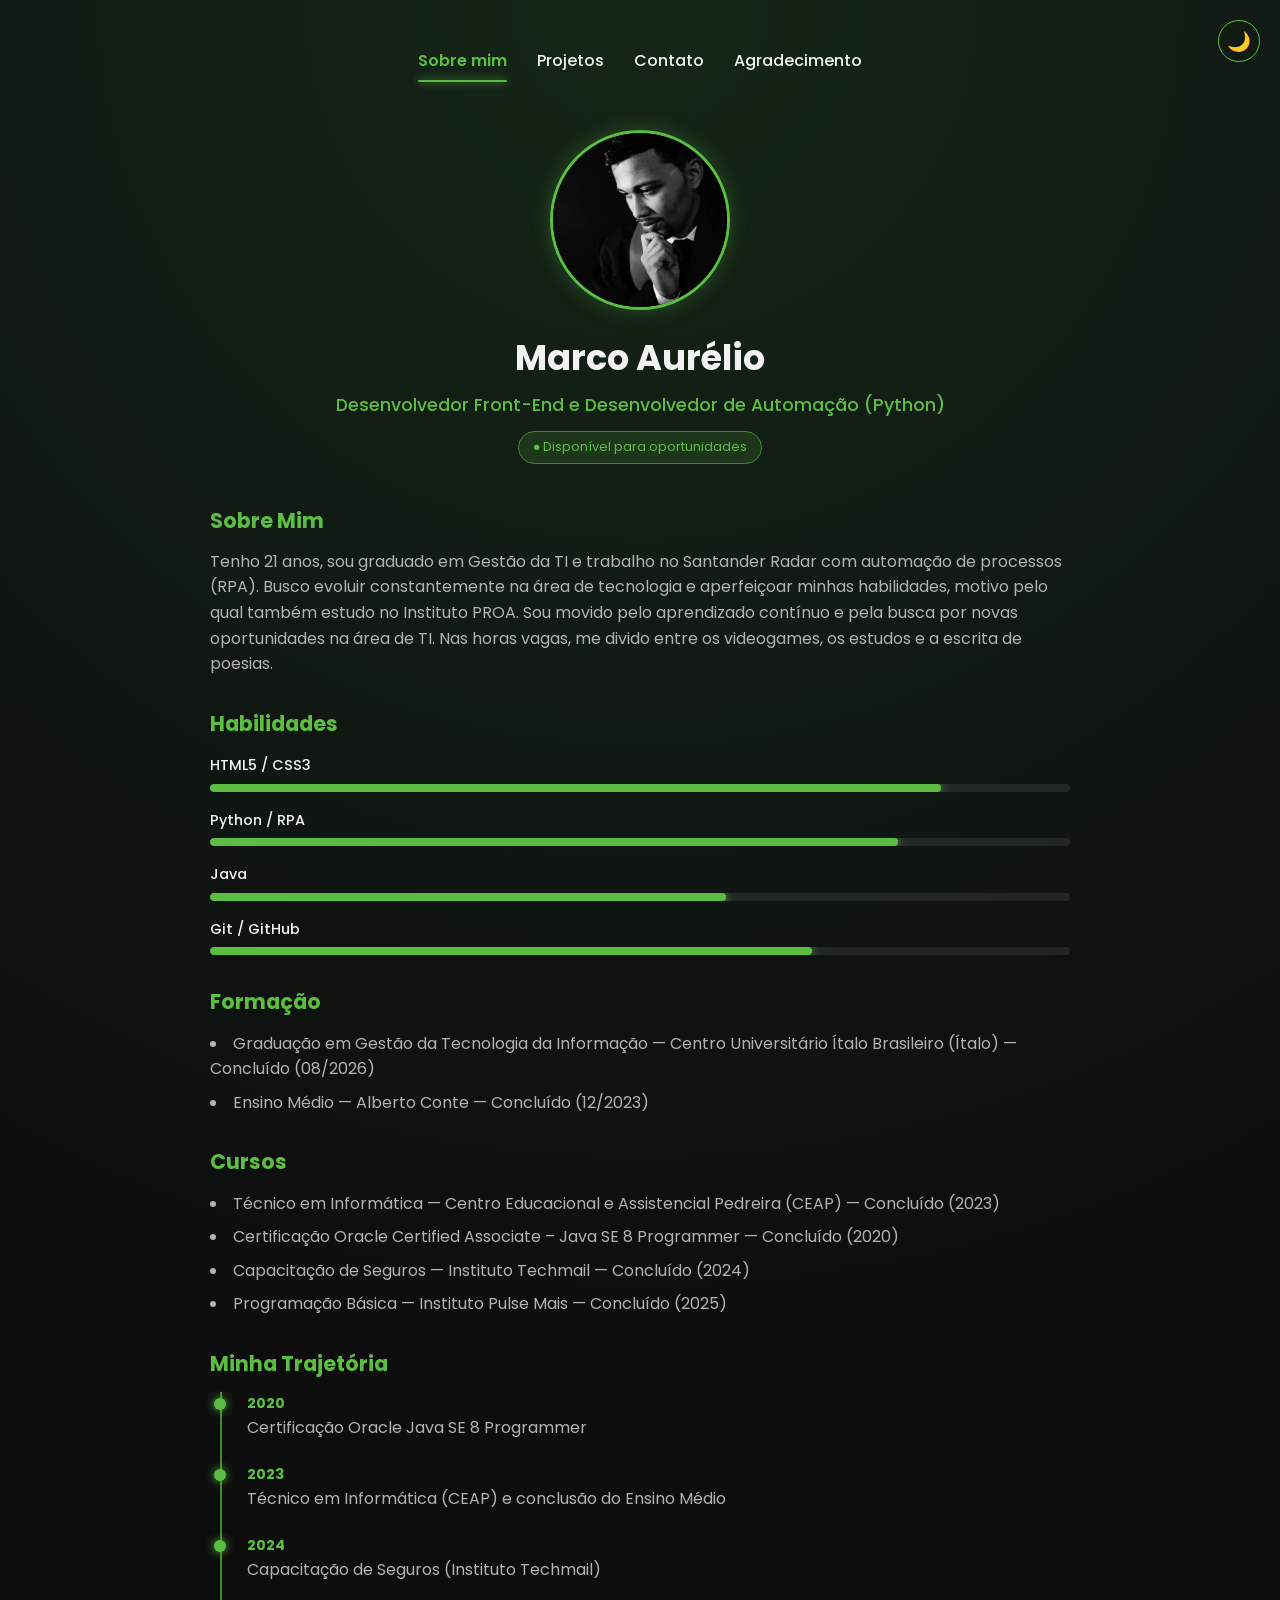
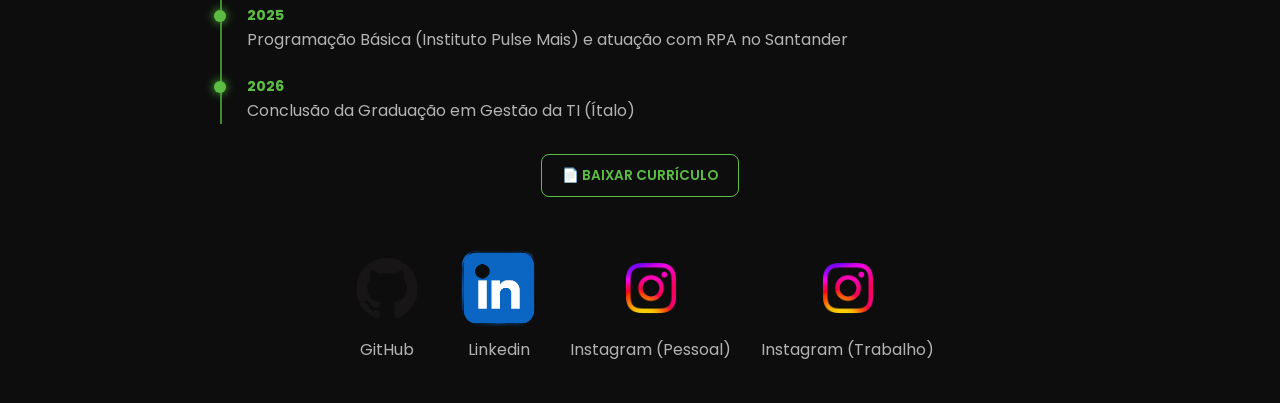
<file: index.html>
<!DOCTYPE html>
<html lang="pt-br">
<head>
    <meta charset="UTF-8">
    <meta name="viewport" content="width=device-width, initial-scale=1.0">
    <title>Marco Aurélio | Sobre Mim</title>
    <link rel="stylesheet" href="./style/style.css">
    <link rel="icon" type="image/x-icon" href="Icon.png">
</head>
<body>

<div class="pagina">

    <button class="toggle-tema" id="toggleTema" title="Alternar tema">🌙</button>

    <nav>
        <ul class="menu-navegacao">
            <li><a href="index.html" class="ativo">Sobre mim</a></li>
            <li><a href="projeto.html">Projetos</a></li>
            <li><a href="contato.html">Contato</a></li>
            <li><a href="agradecimento.html">Agradecimento</a></li>
        </ul>
    </nav>

    <header id="cabecalho-perfil">
        <div class="centralizado">
            <img src="Foto-Perfil.png" alt="Foto de perfil de Marco Aurélio" class="minha-foto">
        </div>
        <h1>Marco Aurélio</h1>
        <h2>Desenvolvedor Front-End e Desenvolvedor de Automação (Python)</h2>
        <span class="badge-disponivel">● Disponível para oportunidades</span>
    </header>

    <main id="conteudo-principal">

        <section id="sobre-mim">
            <h3>Sobre Mim</h3>
            <p>Tenho 21 anos, sou graduado em Gestão da TI e trabalho no Santander Radar com automação de processos (RPA). Busco evoluir constantemente na área de tecnologia e aperfeiçoar minhas habilidades, motivo pelo qual também estudo no Instituto PROA. Sou movido pelo aprendizado contínuo e pela busca por novas oportunidades na área de TI. Nas horas vagas, me divido entre os videogames, os estudos e a escrita de poesias.</p>
        </section>

        <section id="habilidades">
            <h3>Habilidades</h3>

            <div class="skill">
                <span>HTML5 / CSS3</span>
                <div class="barra"><div class="progresso" data-width="85%"></div></div>
            </div>

            <div class="skill">
                <span>Python / RPA</span>
                <div class="barra"><div class="progresso" data-width="80%"></div></div>
            </div>

            <div class="skill">
                <span>Java</span>
                <div class="barra"><div class="progresso" data-width="60%"></div></div>
            </div>

            <div class="skill">
                <span>Git / GitHub</span>
                <div class="barra"><div class="progresso" data-width="70%"></div></div>
            </div>
        </section>

        <section id="formacao">
            <h3>Formação</h3>
            <ul>
                <li>Graduação em Gestão da Tecnologia da Informação — Centro Universitário Ítalo Brasileiro (Ítalo) — Concluído (08/2026)</li>
                <li>Ensino Médio — Alberto Conte — Concluído (12/2023)</li>
            </ul>
        </section>

        <section id="cursos">
            <h3>Cursos</h3>
            <ul>
                <li>Técnico em Informática — Centro Educacional e Assistencial Pedreira (CEAP) — Concluído (2023)</li>
                <li>Certificação Oracle Certified Associate – Java SE 8 Programmer — Concluído (2020)</li>
                <li>Capacitação de Seguros — Instituto Techmail — Concluído (2024)</li>
                <li>Programação Básica — Instituto Pulse Mais — Concluído (2025)</li>
            </ul>
        </section>

        <section id="trajetoria">
            <h3>Minha Trajetória</h3>
            <div class="timeline">
                <div class="evento">
                    <span class="ano">2020</span>
                    <p>Certificação Oracle Java SE 8 Programmer</p>
                </div>
                <div class="evento">
                    <span class="ano">2023</span>
                    <p>Técnico em Informática (CEAP) e conclusão do Ensino Médio</p>
                </div>
                <div class="evento">
                    <span class="ano">2024</span>
                    <p>Capacitação de Seguros (Instituto Techmail)</p>
                </div>
                <div class="evento">
                    <span class="ano">2025</span>
                    <p>Programação Básica (Instituto Pulse Mais) e atuação com RPA no Santander</p>
                </div>
                <div class="evento">
                    <span class="ano">2026</span>
                    <p>Conclusão da Graduação em Gestão da TI (Ítalo)</p>
                </div>
            </div>
        </section>

        <div class="centralizado" style="margin-top: 20px;">
            <a href="Cúrriculo Marco.pdf" download class="btn-projeto">📄 BAIXAR CURRÍCULO</a>
        </div>

    </main>

    <footer id="rodape-social">
        <a class="link-social" href="https://github.com/MarcoAurelio21-TI" target="_blank" rel="noreferrer">
            <img src="GitHub.png" alt="GitHub" width="82" height="82">
            <p>GitHub</p>
        </a>
        <a class="link-social" href="https://www.linkedin.com/in/marco-aur%C3%A9lio-oliveira-alves-/" target="_blank" rel="noreferrer">
            <img src="Linkedin.png" alt="Linkedin" width="82" height="82">
            <p>Linkedin</p>
        </a>
        <a class="link-social" href="https://www.instagram.com/m.x.aureliy/" target="_blank" rel="noreferrer">
            <img src="Instagram.png" alt="Instagram Pessoal" width="82" height="82">
            <p>Instagram (Pessoal)</p>
        </a>
        <a class="link-social" href="https://www.instagram.com/automarco.ti/" target="_blank" rel="noreferrer">
            <img src="Instagram.png" alt="Instagram Trabalho" width="82" height="82">
            <p>Instagram (Trabalho)</p>
        </a>
    </footer>
</div>

<button id="btn-topo" title="Voltar ao topo">↑</button>

<script>
    /* ====== Botão voltar ao topo ====== */
    const btnTopo = document.getElementById('btn-topo');
    window.addEventListener('scroll', () => {
        btnTopo.style.display = window.scrollY > 300 ? 'block' : 'none';
    });
    btnTopo.addEventListener('click', () => {
        window.scrollTo({ top: 0, behavior: 'smooth' });
    });

    /* ====== Animações de entrada ====== */
    const observador = new IntersectionObserver((entradas) => {
        entradas.forEach(entrada => {
            if (entrada.isIntersecting) {
                entrada.target.classList.add('visivel');
            }
        });
    }, { threshold: 0.15 });

    document.querySelectorAll('section').forEach(secao => {
        secao.classList.add('revelar');
        observador.observe(secao);
    });

    /* ====== Animação das barras de habilidade ====== */
    const barras = document.querySelectorAll('.progresso');
    const obsBarras = new IntersectionObserver((entradas) => {
        entradas.forEach(e => {
            if (e.isIntersecting) {
                const largura = e.target.getAttribute('data-width');
                e.target.style.width = largura;
                obsBarras.unobserve(e.target);
            }
        });
    }, { threshold: 0.4 });
    barras.forEach(b => obsBarras.observe(b));

    /* ====== Modo claro/escuro ====== */
    const toggleTema = document.getElementById('toggleTema');
    const temaSalvo = localStorage.getItem('tema');
    if (temaSalvo === 'light') {
        document.body.classList.add('light');
        toggleTema.textContent = '☀️';
    }
    toggleTema.addEventListener('click', () => {
        document.body.classList.toggle('light');
        const claro = document.body.classList.contains('light');
        toggleTema.textContent = claro ? '☀️' : '🌙';
        localStorage.setItem('tema', claro ? 'light' : 'dark');
    });
</script>

</body>
</html>
</file>
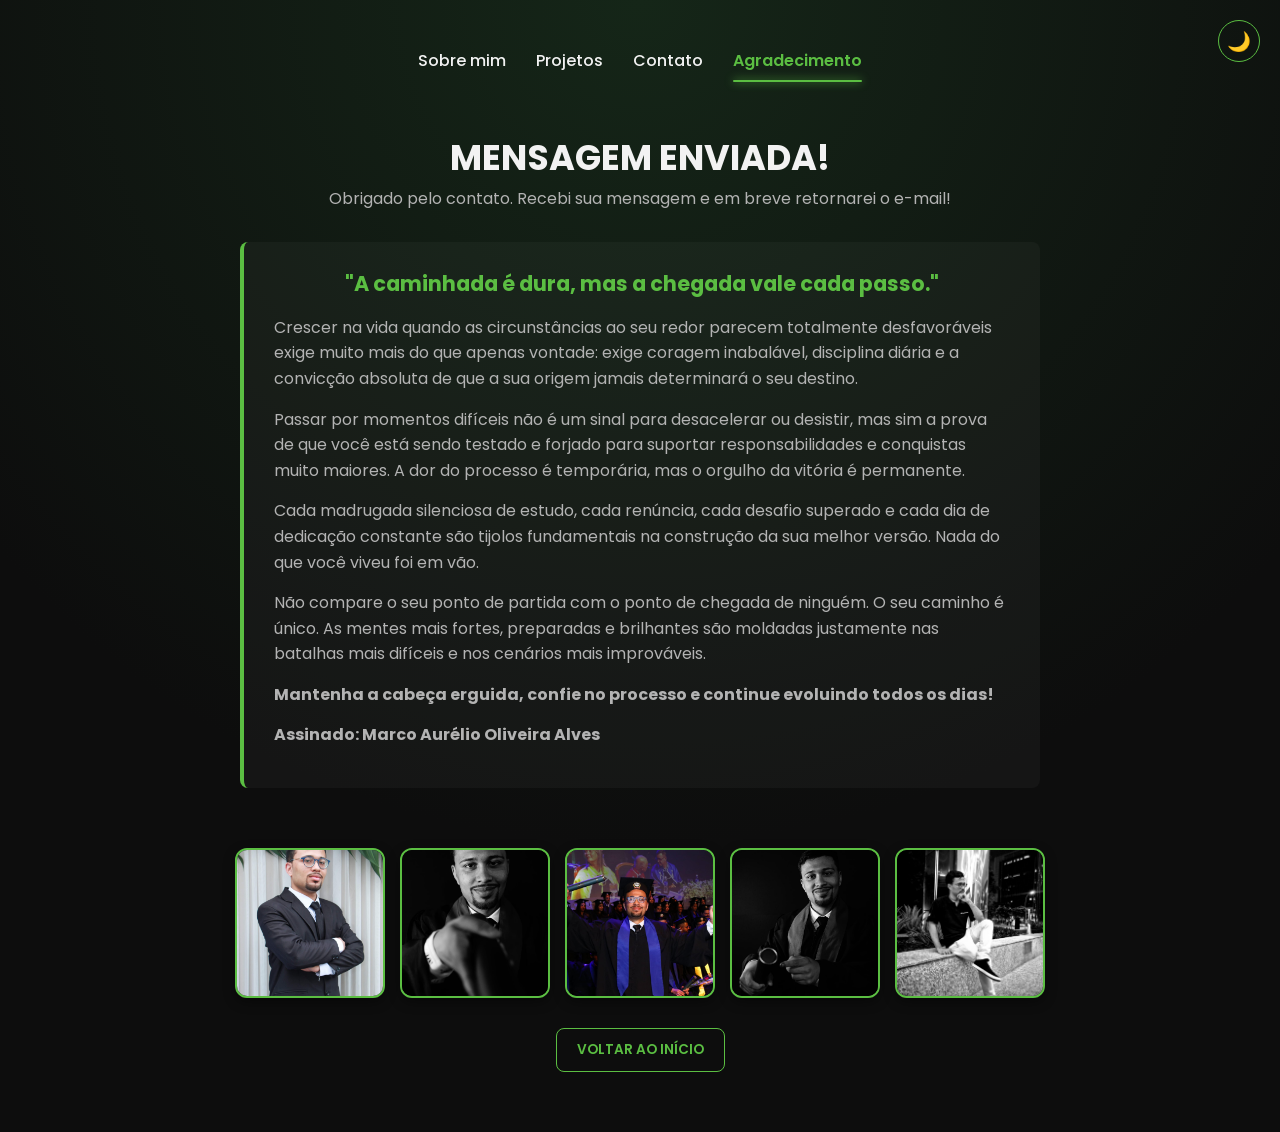
<file: agradecimento.html>
<!DOCTYPE html>
<html lang="pt-br">
<head>
    <meta charset="UTF-8">
    <meta name="viewport" content="width=device-width, initial-scale=1.0">
    <title>Marco Aurélio | Mensagem Enviada</title>
    <link rel="stylesheet" href="./style/style.css">
    <link rel="icon" type="image/x-icon" href="Icon.png">
</head>
<body>

<div class="pagina">

    <button class="toggle-tema" id="toggleTema" title="Alternar tema">🌙</button>

    <header class="cabecalho">
        <nav>
            <ul class="menu-navegacao">
                <li><a href="index.html">Sobre mim</a></li>
                <li><a href="projeto.html">Projetos</a></li>
                <li><a href="contato.html">Contato</a></li>
                <li><a href="agradecimento.html" class="ativo">Agradecimento</a></li>
            </ul>
        </nav>
    </header>

    <main id="conteudo-principal">

        <section class="introducao">
            <h1>MENSAGEM ENVIADA!</h1>
            <p>Obrigado pelo contato. Recebi sua mensagem e em breve retornarei o e-mail!</p>
        </section>

        <section class="mensagem-motivacional">
            <div class="centralizado">
                <blockquote>
                    <h3>"A caminhada é dura, mas a chegada vale cada passo."</h3>
                    <p>Crescer na vida quando as circunstâncias ao seu redor parecem totalmente desfavoráveis exige muito mais do que apenas vontade: exige coragem inabalável, disciplina diária e a convicção absoluta de que a sua origem jamais determinará o seu destino.</p>
                    <p>Passar por momentos difíceis não é um sinal para desacelerar ou desistir, mas sim a prova de que você está sendo testado e forjado para suportar responsabilidades e conquistas muito maiores. A dor do processo é temporária, mas o orgulho da vitória é permanente.</p>
                    <p>Cada madrugada silenciosa de estudo, cada renúncia, cada desafio superado e cada dia de dedicação constante são tijolos fundamentais na construção da sua melhor versão. Nada do que você viveu foi em vão.</p>
                    <p>Não compare o seu ponto de partida com o ponto de chegada de ninguém. O seu caminho é único. As mentes mais fortes, preparadas e brilhantes são moldadas justamente nas batalhas mais difíceis e nos cenários mais improváveis.</p>
                    <p><strong>Mantenha a cabeça erguida, confie no processo e continue evoluindo todos os dias!</strong></p>
                    <p><strong>Assinado: Marco Aurélio Oliveira Alves</strong></p>
                </blockquote>
            </div>
        </section>

        <section class="galeria-fotos">
            <div class="container-fotos">
                <img src="Foto01.png" alt="Foto da trajetória 1" class="foto-item">
                <img src="Foto02.png" alt="Foto da trajetória 2" class="foto-item">
                <img src="Foto03.png" alt="Foto da trajetória 3" class="foto-item">
                <img src="Foto04.png" alt="Foto da trajetória 4" class="foto-item">
                <img src="Foto05.png" alt="Foto da trajetória 5" class="foto-item">
            </div>
        </section>

        <div class="centralizado">
            <a href="index.html" class="btn-projeto">VOLTAR AO INÍCIO</a>
        </div>

    </main>

</div>

<button id="btn-topo" title="Voltar ao topo">↑</button>

<script>
    const btnTopo = document.getElementById('btn-topo');
    window.addEventListener('scroll', () => {
        btnTopo.style.display = window.scrollY > 300 ? 'block' : 'none';
    });
    btnTopo.addEventListener('click', () => window.scrollTo({ top: 0, behavior: 'smooth' }));

    const observador = new IntersectionObserver((entradas) => {
        entradas.forEach(e => { if (e.isIntersecting) e.target.classList.add('visivel'); });
    }, { threshold: 0.15 });
    document.querySelectorAll('section').forEach(s => {
        s.classList.add('revelar');
        observador.observe(s);
    });

    const toggleTema = document.getElementById('toggleTema');
    if (localStorage.getItem('tema') === 'light') {
        document.body.classList.add('light');
        toggleTema.textContent = '☀️';
    }
    toggleTema.addEventListener('click', () => {
        document.body.classList.toggle('light');
        const claro = document.body.classList.contains('light');
        toggleTema.textContent = claro ? '☀️' : '🌙';
        localStorage.setItem('tema', claro ? 'light' : 'dark');
    });
</script>

</body>
</html>
</file>
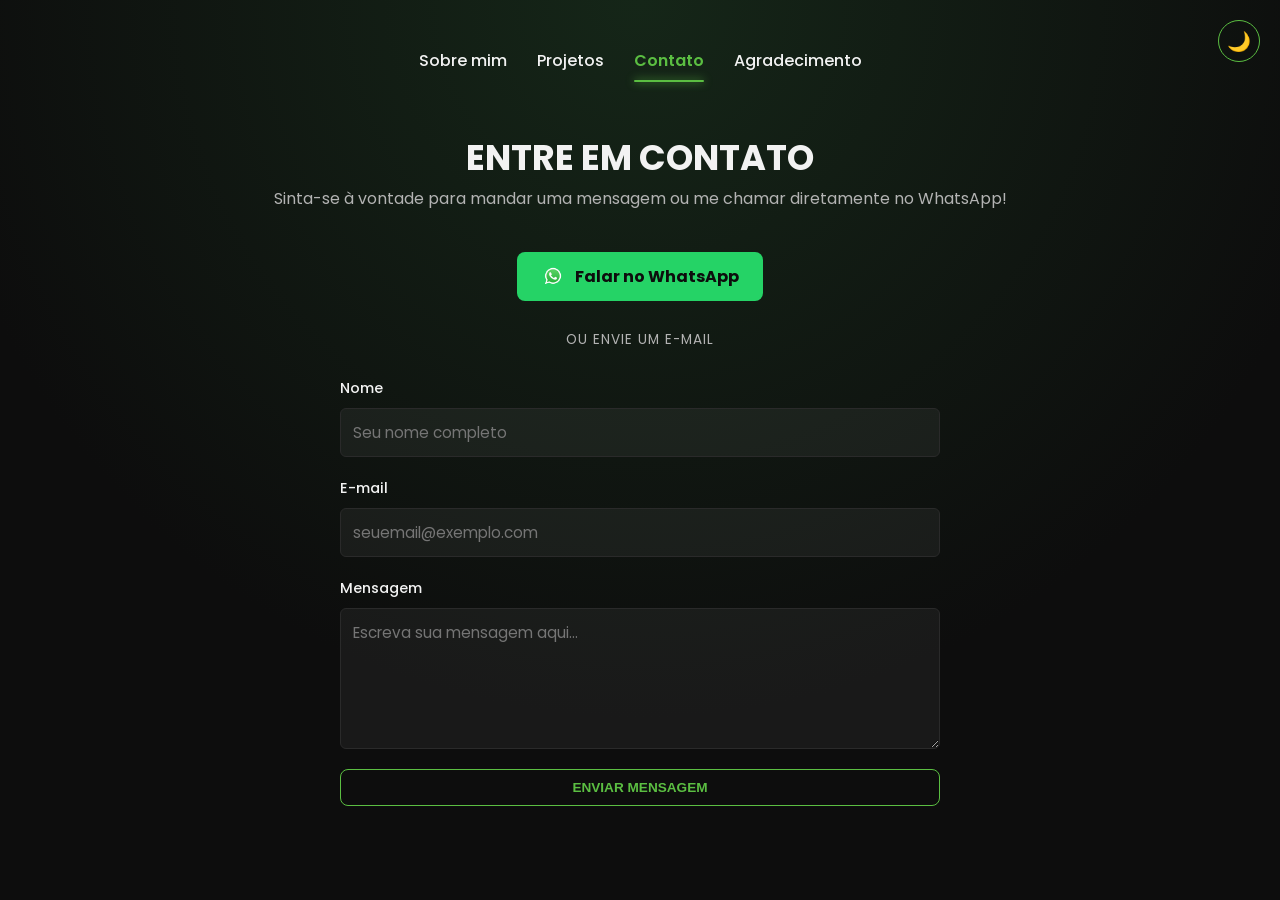
<file: contato.html>
<!DOCTYPE html>
<html lang="pt-br">
<head>
    <meta charset="UTF-8">
    <meta name="viewport" content="width=device-width, initial-scale=1.0">
    <title>Marco Aurélio | Contato</title>
    <link rel="stylesheet" href="./style/style.css">
    <link rel="icon" type="image/x-icon" href="Icon.png">
</head>
<body>

<div class="pagina">

    <button class="toggle-tema" id="toggleTema" title="Alternar tema">🌙</button>

    <header class="cabecalho">
        <nav>
            <ul class="menu-navegacao">
                <li><a href="index.html">Sobre mim</a></li>
                <li><a href="projeto.html">Projetos</a></li>
                <li><a href="contato.html" class="ativo">Contato</a></li>
                <li><a href="agradecimento.html">Agradecimento</a></li>
            </ul>
        </nav>
    </header>

    <main class="conteudo">
        <section class="introducao">
            <h1>ENTRE EM CONTATO</h1>
            <p>Sinta-se à vontade para mandar uma mensagem ou me chamar diretamente no WhatsApp!</p>
        </section>

        <div class="opcao-whatsapp">
            <a href="https://wa.me/5511939400970?text=Ol%C3%A1%2C%20vi%20seu%20portf%C3%B3lio%20e%20gostaria%20de%20falar%20com%20voc%C3%AA!" target="_blank" rel="noopener noreferrer" class="btn-whatsapp">
                <img src="Whatsapp.png" alt="Ícone do WhatsApp" class="icone-whatsapp" width="24" height="24">
                <span>Falar no WhatsApp</span>
            </a>
        </div>

        <div class="divisor">
            <span>ou envie um e-mail</span>
        </div>

        <form class="formulario-contato" action="https://formspree.io/f/mdeojyzd" method="POST">
            <div class="campo">
                <label for="nome">Nome</label>
                <input type="text" id="nome" name="nome" placeholder="Seu nome completo" required>
            </div>

            <div class="campo">
                <label for="email">E-mail</label>
                <input type="email" id="email" name="_replyto" placeholder="seuemail@exemplo.com" required>
            </div>

            <div class="campo">
                <label for="mensagem">Mensagem</label>
                <textarea id="mensagem" name="mensagem" rows="5" placeholder="Escreva sua mensagem aqui..." required></textarea>
            </div>

            <button type="submit" class="btn-projeto btn-enviar">ENVIAR MENSAGEM</button>
        </form>
    </main>

</div>

<button id="btn-topo" title="Voltar ao topo">↑</button>

<script>
    const btnTopo = document.getElementById('btn-topo');
    window.addEventListener('scroll', () => {
        btnTopo.style.display = window.scrollY > 300 ? 'block' : 'none';
    });
    btnTopo.addEventListener('click', () => window.scrollTo({ top: 0, behavior: 'smooth' }));

    const toggleTema = document.getElementById('toggleTema');
    if (localStorage.getItem('tema') === 'light') {
        document.body.classList.add('light');
        toggleTema.textContent = '☀️';
    }
    toggleTema.addEventListener('click', () => {
        document.body.classList.toggle('light');
        const claro = document.body.classList.contains('light');
        toggleTema.textContent = claro ? '☀️' : '🌙';
        localStorage.setItem('tema', claro ? 'light' : 'dark');
    });
</script>

</body>
</html>
</file>
<file: style/style.css>
@import url('https://fonts.googleapis.com/css2?family=Poppins:wght@400;500;600;700&display=swap');

:root {
    --cor-fundo: #0d0d0d;
    --cor-card: transparent;
    --cor-texto: #f2f2f2;
    --texto-suave: #b3b3b3;
    --cor-destaque: #5BBE42;
    --cor-destaque-escuro: #3f8c2e;
    --cor-borda: #2a2a2a;
    --fonte-principal: 'Poppins', Arial, Helvetica, sans-serif;
    --transicao-padrao: 0.2s ease-in-out;
}

/* Modo claro */
body.light {
    --cor-fundo: #f5f5f5;
    --cor-texto: #1a1a1a;
    --texto-suave: #555555;
    --cor-borda: #dddddd;
}

* {
    box-sizing: border-box;
    margin: 0;
    padding: 0;
}

html {
    scroll-behavior: smooth;
}

body {
    background: radial-gradient(circle at top center, #152618 0%, #0d0d0d 65%);
    color: var(--cor-texto);
    font-family: var(--fonte-principal);
    line-height: 1.6;
    min-height: 100vh;
    transition: background 0.3s ease, color 0.3s ease;
}

body.light {
    background: radial-gradient(circle at top center, #e8f5e3 0%, #f5f5f5 65%);
}

.pagina {
    max-width: 900px;
    width: 100%;
    margin: 0 auto;
    padding: 40px 20px;
    background-color: transparent;
}

/* 1. Menu de Navegação */
.menu-navegacao {
    display: flex;
    justify-content: center;
    gap: 30px;
    list-style: none;
    padding: 0;
    margin-bottom: 40px;
}

.menu-navegacao a {
    display: inline-block;
    padding: 8px 0;
    color: var(--cor-texto);
    background-color: transparent !important;
    border: none !important;
    text-decoration: none;
    font-weight: 500;
    font-size: 1rem;
    position: relative;
    transition: color var(--transicao-padrao);
    box-shadow: none !important;
}

.menu-navegacao a:hover {
    color: var(--cor-destaque);
}

.menu-navegacao a.ativo {
    color: var(--cor-destaque);
    font-weight: 600;
}

.menu-navegacao a.ativo::after {
    content: '';
    position: absolute;
    bottom: 0;
    left: 0;
    width: 100%;
    height: 2px;
    background-color: var(--cor-destaque);
    box-shadow: 0 0 8px var(--cor-destaque);
    border-radius: 2px;
}

/* Botão de tema no canto */
.toggle-tema {
    position: fixed;
    top: 20px;
    right: 20px;
    width: 42px;
    height: 42px;
    border-radius: 50%;
    border: 1px solid var(--cor-destaque);
    background: transparent;
    color: var(--cor-destaque);
    font-size: 1.2rem;
    cursor: pointer;
    transition: transform 0.2s ease, background 0.2s ease;
    z-index: 1000;
}

.toggle-tema:hover {
    transform: scale(1.1);
    background: rgba(91, 190, 66, 0.15);
}

/* Cabeçalho & Perfil */
#cabecalho-perfil,
.introducao {
    text-align: center;
    margin-bottom: 40px;
}

.centralizado {
    display: flex;
    justify-content: center;
    align-items: center;
    width: 100%;
    margin-bottom: 20px;
}

.minha-foto {
    width: 180px;
    height: 180px;
    border-radius: 50%;
    object-fit: cover;
    border: 3px solid var(--cor-destaque);
    box-shadow: 0 0 20px rgba(91, 190, 66, 0.3);
    transition: transform 0.3s ease;
}

.minha-foto:hover {
    transform: scale(1.03);
}

h1 {
    font-size: 2.2rem;
    font-weight: 700;
    color: var(--cor-texto);
}

h2 {
    font-size: 1.1rem;
    font-weight: 500;
    color: var(--cor-destaque);
    margin-top: 5px;
}

/* Badge "disponível" */
.badge-disponivel {
    display: inline-block;
    background: rgba(91, 190, 66, 0.15);
    color: var(--cor-destaque);
    padding: 5px 14px;
    border-radius: 20px;
    font-size: 0.8rem;
    border: 1px solid var(--cor-destaque-escuro);
    margin-top: 12px;
}

/* Seções */
#conteudo-principal section {
    margin-bottom: 30px;
    padding: 0;
    background: transparent;
    border: none;
}

h3 {
    font-size: 1.3rem;
    color: var(--cor-destaque);
    margin-bottom: 12px;
}

p, li {
    color: var(--texto-suave);
}

ul {
    list-style-position: inside;
}

li {
    margin-bottom: 8px;
}

/* Habilidades (barras) */
.skill {
    margin-bottom: 15px;
}

.skill span {
    color: var(--cor-texto);
    font-size: 0.9rem;
    font-weight: 500;
}

.barra {
    background: rgba(255, 255, 255, 0.08);
    height: 8px;
    border-radius: 4px;
    overflow: hidden;
    margin-top: 6px;
}

body.light .barra {
    background: rgba(0, 0, 0, 0.08);
}

.progresso {
    height: 100%;
    background: var(--cor-destaque);
    box-shadow: 0 0 10px var(--cor-destaque);
    border-radius: 4px;
    transition: width 1.2s ease;
    width: 0;
}

.progresso.animar {
    /* largura definida via style inline */
}

/* Timeline */
.timeline {
    position: relative;
    border-left: 2px solid var(--cor-destaque-escuro);
    margin-left: 10px;
    padding-left: 25px;
}

.evento {
    position: relative;
    margin-bottom: 22px;
}

.evento::before {
    content: '';
    position: absolute;
    left: -33px;
    top: 6px;
    width: 12px;
    height: 12px;
    border-radius: 50%;
    background: var(--cor-destaque);
    box-shadow: 0 0 10px var(--cor-destaque);
}

.evento .ano {
    color: var(--cor-destaque);
    font-weight: 700;
    font-size: 0.9rem;
    display: block;
}

/* Cards de Projetos */
.lista-projetos {
    display: grid;
    grid-template-columns: repeat(auto-fit, minmax(280px, 1fr));
    gap: 35px;
    margin-top: 20px;
}

.card-projeto {
    background-color: transparent !important;
    border: none !important;
    padding: 0 !important;
    display: flex;
    flex-direction: column;
    justify-content: space-between;
    transition: transform var(--transicao-padrao);
    box-shadow: none !important;
}

.card-projeto:hover {
    transform: translateY(-3px);
}

.card-projeto h2 {
    font-size: 1.3rem;
    color: var(--cor-texto);
    margin-bottom: 12px;
}

.preview {
    width: 100%;
    height: 170px;
    object-fit: cover;
    border-radius: 10px;
    border: 1px solid var(--cor-borda);
    margin-bottom: 15px;
}

.status {
    display: inline-block;
    font-size: 0.75rem;
    padding: 3px 10px;
    border-radius: 20px;
    margin-bottom: 10px;
    font-weight: 600;
}

.status.concluido {
    background: rgba(91, 190, 66, 0.12);
    color: var(--cor-destaque);
    border: 1px solid var(--cor-destaque-escuro);
}

.status.andamento {
    background: rgba(255, 193, 7, 0.12);
    color: #ffc107;
    border: 1px solid #a8801c;
}

.tags {
    display: flex;
    gap: 8px;
    margin: 15px 0;
    flex-wrap: wrap;
}

.tags span {
    font-size: 0.75rem;
    background-color: rgba(91, 190, 66, 0.1);
    color: var(--cor-destaque);
    padding: 4px 10px;
    border-radius: 20px;
    border: 1px solid var(--cor-destaque-escuro);
}

.botoes-projeto {
    display: flex;
    gap: 10px;
    flex-wrap: wrap;
}

/* Botões */
.btn-projeto {
    display: inline-block;
    text-align: center;
    background-color: transparent;
    color: var(--cor-destaque);
    border: 1px solid var(--cor-destaque);
    padding: 10px 20px;
    border-radius: 8px;
    text-decoration: none;
    font-weight: 600;
    font-size: 0.85rem;
    transition: all var(--transicao-padrao);
    cursor: pointer;
}

.btn-projeto:hover {
    background-color: var(--cor-destaque);
    color: #0d0d0d;
    box-shadow: 0 0 12px rgba(91, 190, 66, 0.4);
}

/* WhatsApp */
.opcao-whatsapp {
    text-align: center;
    margin-bottom: 25px;
}

.btn-whatsapp {
    display: inline-flex;
    align-items: center;
    justify-content: center;
    gap: 10px;
    background-color: #25D366;
    color: #0d0d0d;
    font-weight: 700;
    padding: 12px 24px;
    border-radius: 8px;
    text-decoration: none;
    font-size: 1rem;
    transition: transform var(--transicao-padrao), box-shadow var(--transicao-padrao);
}

.icone-whatsapp {
    width: 24px;
    height: 24px;
    object-fit: contain;
}

.btn-whatsapp:hover {
    transform: translateY(-3px);
    box-shadow: 0 0 15px rgba(37, 211, 102, 0.4);
}

.divisor {
    text-align: center;
    margin: 25px 0;
}

.divisor span {
    color: var(--texto-suave);
    font-size: 0.85rem;
    text-transform: uppercase;
    letter-spacing: 1px;
}

/* Formulário */
.formulario-contato {
    background-color: transparent !important;
    border: none !important;
    max-width: 600px;
    margin: 0 auto;
    box-shadow: none !important;
}

.campo {
    display: flex;
    flex-direction: column;
    margin-bottom: 20px;
}

.campo label {
    color: var(--cor-texto);
    font-size: 0.9rem;
    font-weight: 500;
    margin-bottom: 8px;
}

.campo input,
.campo textarea {
    background-color: rgba(255, 255, 255, 0.05);
    border: 1px solid var(--cor-borda);
    border-radius: 6px;
    padding: 12px;
    color: var(--cor-texto);
    font-family: var(--fonte-principal);
    font-size: 0.95rem;
    outline: none;
    transition: border-color var(--transicao-padrao);
}

body.light .campo input,
body.light .campo textarea {
    background-color: rgba(0, 0, 0, 0.03);
}

.campo input:focus,
.campo textarea:focus {
    border-color: var(--cor-destaque);
    box-shadow: 0 0 8px rgba(91, 190, 66, 0.2);
}

.btn-enviar {
    width: 100%;
    cursor: pointer;
}

/* Rodapé Social */
#rodape-social {
    display: flex;
    gap: 30px;
    justify-content: center;
    flex-wrap: wrap;
    margin-top: 50px;
}

.link-social {
    display: flex;
    flex-direction: column;
    align-items: center;
    text-decoration: none;
    color: var(--cor-texto);
    background: transparent;
    border: none;
    transition: transform var(--transicao-padrao);
}

.link-social img {
    margin-bottom: 8px;
    transition: filter var(--transicao-padrao);
}

.link-social:hover {
    transform: translateY(-5px);
    color: var(--cor-destaque);
}

.link-social:hover img {
    filter: drop-shadow(0 0 8px var(--cor-destaque));
}

/* Galeria */
.galeria-fotos {
    margin: 30px auto;
    max-width: 900px;
}

.container-fotos {
    display: flex;
    flex-wrap: wrap;
    justify-content: center;
    gap: 15px;
}

.foto-item {
    width: 150px;
    height: 150px;
    object-fit: cover;
    border-radius: 12px;
    border: 2px solid var(--cor-destaque);
    box-shadow: 0 4px 12px rgba(0, 0, 0, 0.4);
    transition: transform 0.3s ease;
}

.foto-item:hover {
    transform: scale(1.05);
}

/* Bloco Motivacional */
.mensagem-motivacional blockquote {
    background-color: rgba(255, 255, 255, 0.03);
    border-left: 4px solid var(--cor-destaque);
    padding: 25px 30px;
    border-radius: 8px;
    max-width: 800px;
    margin: 0 auto 30px;
    text-align: left;
}

body.light .mensagem-motivacional blockquote {
    background-color: rgba(0, 0, 0, 0.03);
}

.mensagem-motivacional h3 {
    color: var(--cor-destaque);
    margin-bottom: 15px;
    font-size: 1.3rem;
    text-align: center;
}

.mensagem-motivacional p {
    margin-bottom: 15px;
    line-height: 1.6;
}

/* Animações de entrada */
.revelar {
    opacity: 0;
    transform: translateY(30px);
    transition: opacity 0.6s ease, transform 0.6s ease;
}

.revelar.visivel {
    opacity: 1;
    transform: translateY(0);
}

/* Botão voltar ao topo */
#btn-topo {
    position: fixed;
    bottom: 30px;
    right: 30px;
    width: 45px;
    height: 45px;
    border-radius: 50%;
    background: var(--cor-destaque);
    color: #0d0d0d;
    border: none;
    font-size: 1.3rem;
    font-weight: bold;
    cursor: pointer;
    display: none;
    box-shadow: 0 0 15px rgba(91, 190, 66, 0.5);
    transition: transform 0.2s ease;
    z-index: 999;
}

#btn-topo:hover {
    transform: translateY(-3px);
}

/* Responsivo */
@media (max-width: 600px) {
    .menu-navegacao {
        gap: 15px;
        flex-wrap: wrap;
    }

    h1 {
        font-size: 1.6rem;
    }

    h2 {
        font-size: 0.95rem;
    }

    .minha-foto {
        width: 130px;
        height: 130px;
    }

    .foto-item {
        width: 120px;
        height: 120px;
    }

    .toggle-tema {
        top: 12px;
        right: 12px;
        width: 38px;
        height: 38px;
    }

    #btn-topo {
        bottom: 20px;
        right: 20px;
    }
}
</file>
